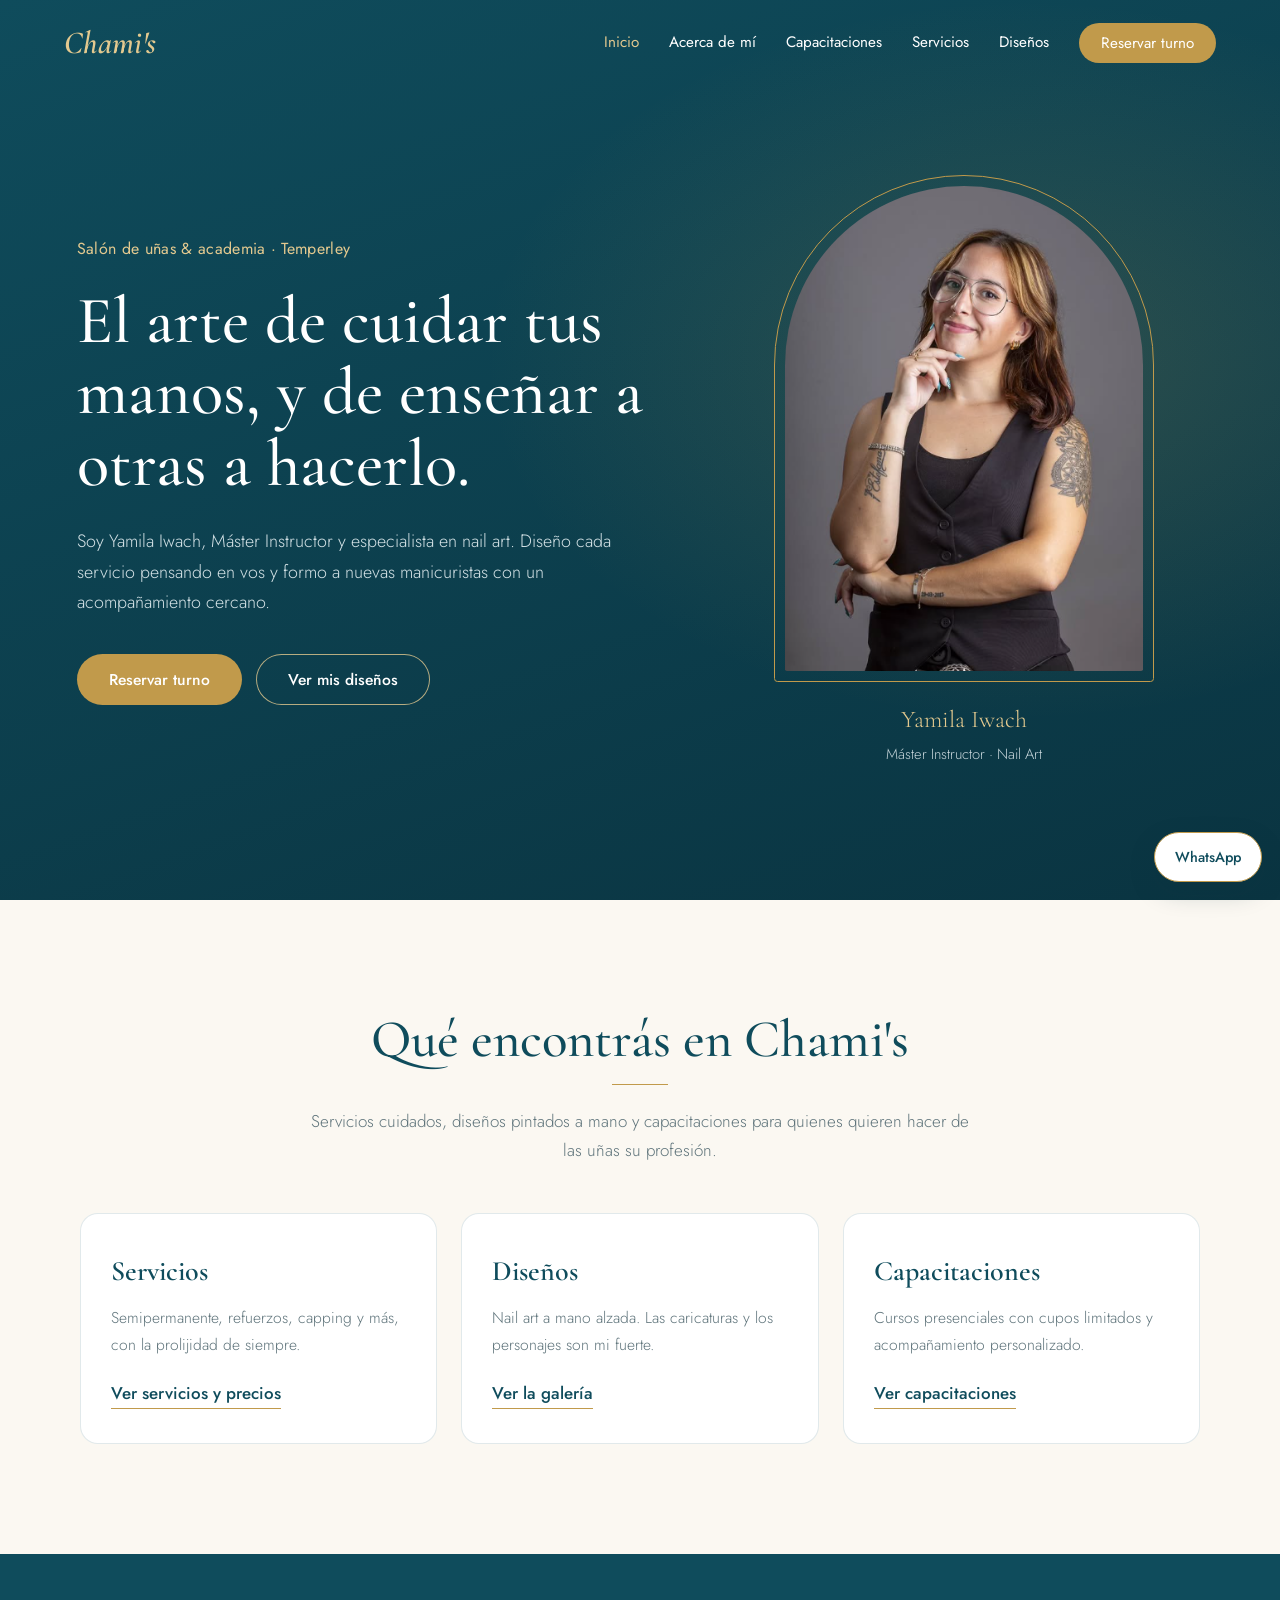
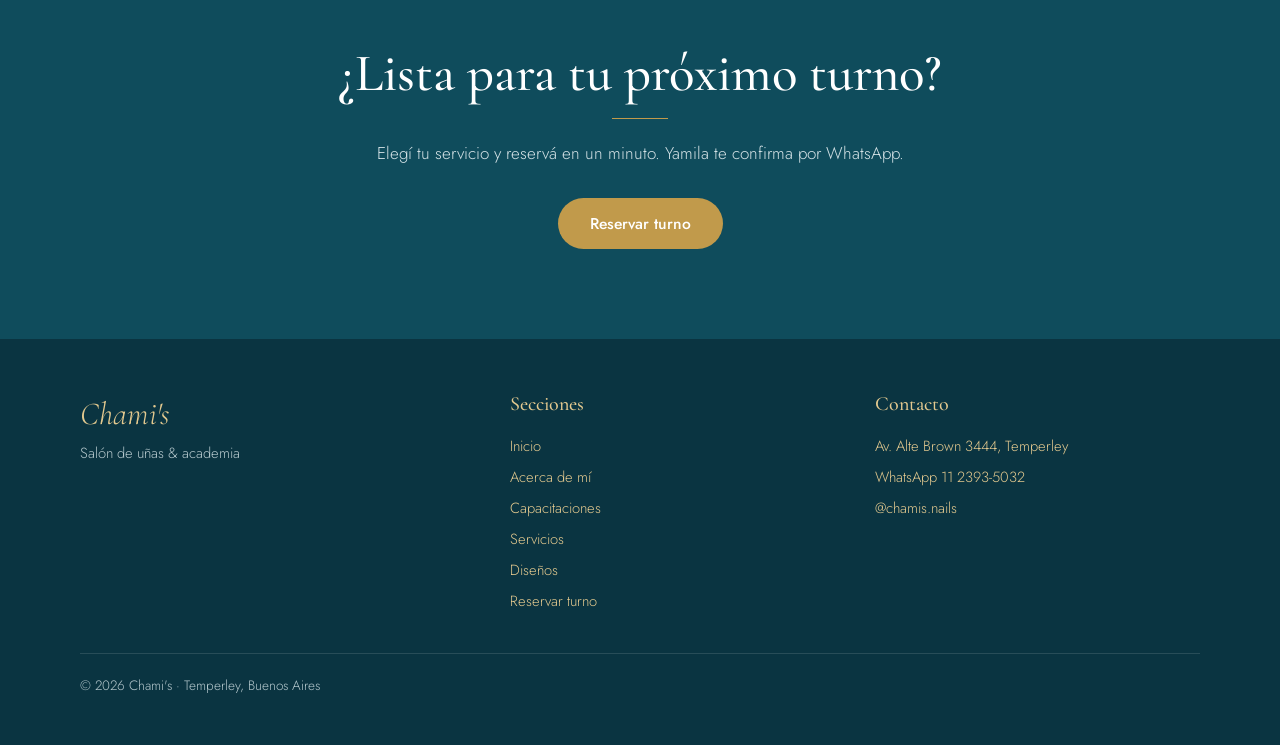
<file: index.html>
<!DOCTYPE html>
<html lang="es">
<head>
  <meta charset="UTF-8">
  <meta name="viewport" content="width=device-width, initial-scale=1">
  <title>Inicio | Chami's, salón de uñas y academia en Temperley</title>
  <meta name="description" content="Salón de uñas y academia en Temperley. Manicuría, nail art y capacitaciones con Yamila Iwach, Máster Instructor.">
  <link rel="preconnect" href="https://fonts.googleapis.com">
  <link rel="preconnect" href="https://fonts.gstatic.com" crossorigin>
  <link href="https://fonts.googleapis.com/css2?family=Cormorant+Garamond:ital,wght@0,500;0,600;0,700;1,500;1,600&family=Jost:wght@300;400;500&display=swap" rel="stylesheet">
  <link rel="stylesheet" href="styles.css">
</head>
<body>
<div id="site-header"></div>
<main>
  <section class="hero" id="inicio">
    <div class="hero-text">
      <p class="kicker">Salón de uñas &amp; academia · Temperley</p>
      <h1>El arte de cuidar tus manos, y de enseñar a otras a hacerlo.</h1>
      <p class="lead">Soy Yamila Iwach, Máster Instructor y especialista en nail art. Diseño cada servicio pensando en vos y formo a nuevas manicuristas con un acompañamiento cercano.</p>
      <div class="actions">
        <a href="turnos.html" class="btn">Reservar turno</a>
        <a href="disenos.html" class="btn btn-ghost">Ver mis diseños</a>
      </div>
    </div>
    <figure class="hero-photo">
      <div class="arch"><img src="./img/Yamila.png" alt="Yamila Iwach, Máster Instructor y nail artist"></div>
      <figcaption>Yamila Iwach<span>Máster Instructor · Nail Art</span></figcaption>
    </figure>
  </section>

  <section class="section">
    <div class="wrap center">
      <h2>Qué encontrás en Chami's</h2>
      <p class="sub">Servicios cuidados, diseños pintados a mano y capacitaciones para quienes quieren hacer de las uñas su profesión.</p>
      <div class="cards3" style="text-align:left">
        <a class="card" href="servicios.html"><h3>Servicios</h3><p>Semipermanente, refuerzos, capping y más, con la prolijidad de siempre.</p><span>Ver servicios y precios</span></a>
        <a class="card" href="disenos.html"><h3>Diseños</h3><p>Nail art a mano alzada. Las caricaturas y los personajes son mi fuerte.</p><span>Ver la galería</span></a>
        <a class="card" href="capacitaciones.html"><h3>Capacitaciones</h3><p>Cursos presenciales con cupos limitados y acompañamiento personalizado.</p><span>Ver capacitaciones</span></a>
      </div>
    </div>
  </section>

  <section class="cta">
    <h2>¿Lista para tu próximo turno?</h2>
    <p>Elegí tu servicio y reservá en un minuto. Yamila te confirma por WhatsApp.</p>
    <a class="btn" href="turnos.html">Reservar turno</a>
  </section>
</main>
<div id="site-footer"></div>
<script src="script.js"></script>
</body>
</html>
</file>
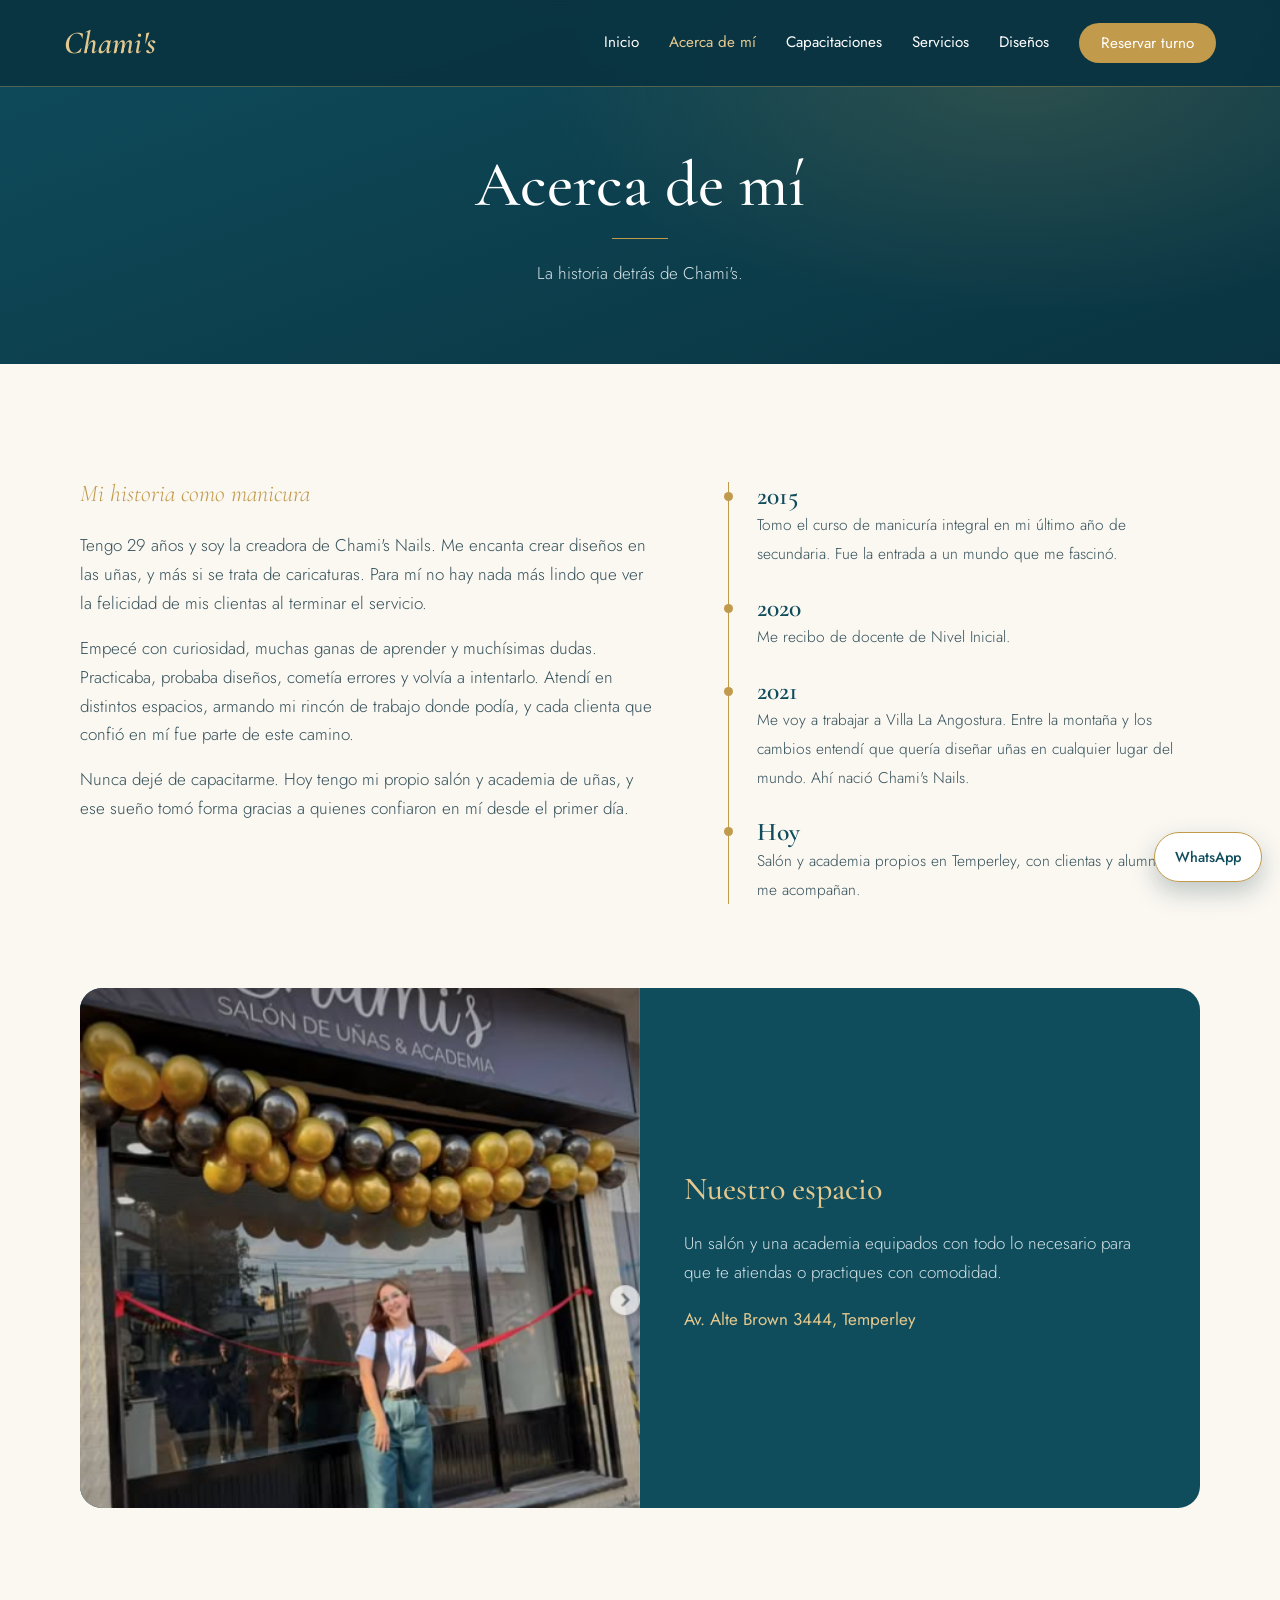
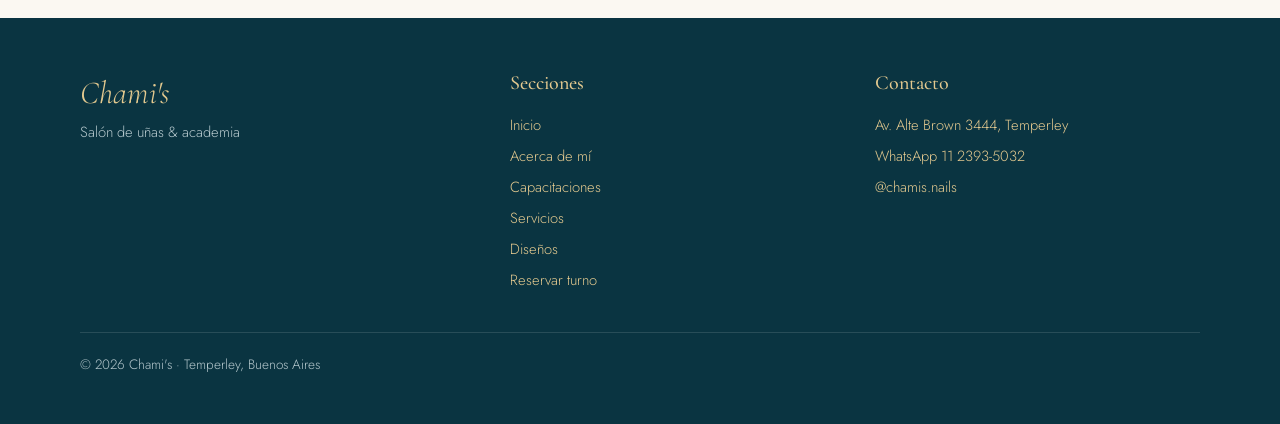
<file: acerca.html>
<!DOCTYPE html>
<html lang="es">
<head>
  <meta charset="UTF-8">
  <meta name="viewport" content="width=device-width, initial-scale=1">
  <title>Acerca de mí | Chami's, salón de uñas y academia en Temperley</title>
  <meta name="description" content="La historia de Yamila Iwach, Máster Instructor y creadora de Chami's Nails.">
  <link rel="preconnect" href="https://fonts.googleapis.com">
  <link rel="preconnect" href="https://fonts.gstatic.com" crossorigin>
  <link href="https://fonts.googleapis.com/css2?family=Cormorant+Garamond:ital,wght@0,500;0,600;0,700;1,500;1,600&family=Jost:wght@300;400;500&display=swap" rel="stylesheet">
  <link rel="stylesheet" href="styles.css">
</head>
<body class="inner">
<div id="site-header"></div>
<main>
  <section class="page-hero">
    <h1>Acerca de mí</h1>
    <p>La historia detrás de Chami's.</p>
  </section>
  <section class="section">
    <div class="wrap">
      <div class="about">
        <div class="about-text">
          <p class="name" style="margin-top:0">Mi historia como manicura</p>
          <p>Tengo 29 años y soy la creadora de Chami's Nails. Me encanta crear diseños en las uñas, y más si se trata de caricaturas. Para mí no hay nada más lindo que ver la felicidad de mis clientas al terminar el servicio.</p>
          <p>Empecé con curiosidad, muchas ganas de aprender y muchísimas dudas. Practicaba, probaba diseños, cometía errores y volvía a intentarlo. Atendí en distintos espacios, armando mi rincón de trabajo donde podía, y cada clienta que confió en mí fue parte de este camino.</p>
          <p>Nunca dejé de capacitarme. Hoy tengo mi propio salón y academia de uñas, y ese sueño tomó forma gracias a quienes confiaron en mí desde el primer día.</p>
        </div>
        <ol class="timeline">
          <li><b>2015</b><span>Tomo el curso de manicuría integral en mi último año de secundaria. Fue la entrada a un mundo que me fascinó.</span></li>
          <li><b>2020</b><span>Me recibo de docente de Nivel Inicial.</span></li>
          <li><b>2021</b><span>Me voy a trabajar a Villa La Angostura. Entre la montaña y los cambios entendí que quería diseñar uñas en cualquier lugar del mundo. Ahí nació Chami's Nails.</span></li>
          <li><b>Hoy</b><span>Salón y academia propios en Temperley, con clientas y alumnas que me acompañan.</span></li>
        </ol>
      </div>
      <figure class="salon">
        <img src="./img/Salon.png" alt="Entrada del salón Chami's, Salón de uñas y academia, en Temperley">
        <figcaption>
          <h3>Nuestro espacio</h3>
          <p>Un salón y una academia equipados con todo lo necesario para que te atiendas o practiques con comodidad.</p>
          <p class="addr">Av. Alte Brown 3444, Temperley</p>
        </figcaption>
      </figure>
    </div>
  </section>
</main>
<div id="site-footer"></div>
<script src="script.js"></script>
</body>
</html>
</file>
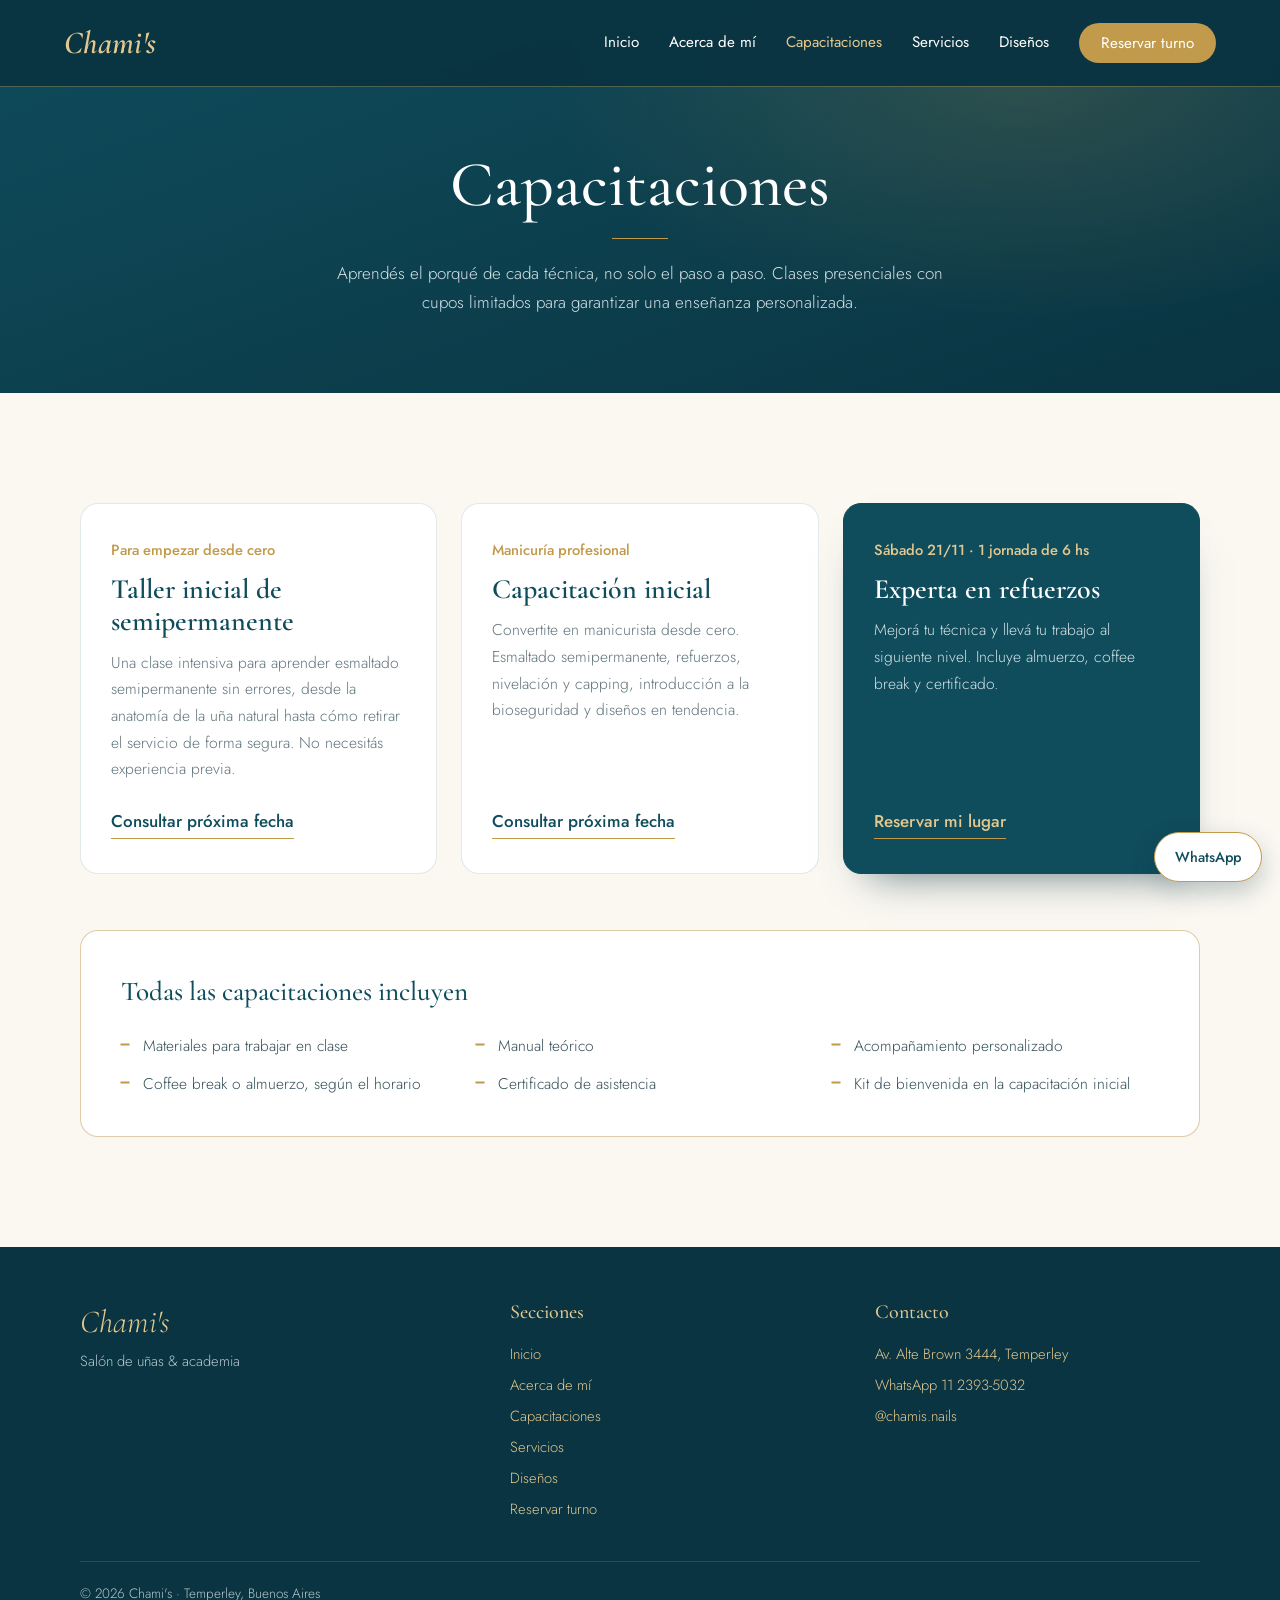
<file: capacitaciones.html>
<!DOCTYPE html>
<html lang="es">
<head>
  <meta charset="UTF-8">
  <meta name="viewport" content="width=device-width, initial-scale=1">
  <title>Capacitaciones | Chami's, salón de uñas y academia en Temperley</title>
  <meta name="description" content="Cursos presenciales de manicuría en Temperley: taller de semipermanente, capacitación inicial y experta en refuerzos.">
  <link rel="preconnect" href="https://fonts.googleapis.com">
  <link rel="preconnect" href="https://fonts.gstatic.com" crossorigin>
  <link href="https://fonts.googleapis.com/css2?family=Cormorant+Garamond:ital,wght@0,500;0,600;0,700;1,500;1,600&family=Jost:wght@300;400;500&display=swap" rel="stylesheet">
  <link rel="stylesheet" href="styles.css">
</head>
<body class="inner">
<div id="site-header"></div>
<main>
  <section class="page-hero">
    <h1>Capacitaciones</h1>
    <p>Aprendés el porqué de cada técnica, no solo el paso a paso. Clases presenciales con cupos limitados para garantizar una enseñanza personalizada.</p>
  </section>
  <section class="section">
    <div class="wrap">
      <div class="courses">
        <article class="course">
          <p class="meta">Para empezar desde cero</p>
          <h3>Taller inicial de semipermanente</h3>
          <p>Una clase intensiva para aprender esmaltado semipermanente sin errores, desde la anatomía de la uña natural hasta cómo retirar el servicio de forma segura. No necesitás experiencia previa.</p>
          <a class="link" href="turnos.html?servicio=Curso%3A%20Taller%20inicial%20de%20semipermanente">Consultar próxima fecha</a>
        </article>
        <article class="course">
          <p class="meta">Manicuría profesional</p>
          <h3>Capacitación inicial</h3>
          <p>Convertite en manicurista desde cero. Esmaltado semipermanente, refuerzos, nivelación y capping, introducción a la bioseguridad y diseños en tendencia.</p>
          <a class="link" href="turnos.html?servicio=Curso%3A%20Manicur%C3%ADa%20profesional">Consultar próxima fecha</a>
        </article>
        <article class="course featured">
          <p class="meta">Sábado 21/11 · 1 jornada de 6 hs</p>
          <h3>Experta en refuerzos</h3>
          <p>Mejorá tu técnica y llevá tu trabajo al siguiente nivel. Incluye almuerzo, coffee break y certificado.</p>
          <a class="link" href="turnos.html?servicio=Curso%3A%20Experta%20en%20refuerzos">Reservar mi lugar</a>
        </article>
      </div>
      <div class="includes">
        <h3>Todas las capacitaciones incluyen</h3>
        <ul>
          <li>Materiales para trabajar en clase</li>
          <li>Manual teórico</li>
          <li>Acompañamiento personalizado</li>
          <li>Coffee break o almuerzo, según el horario</li>
          <li>Certificado de asistencia</li>
          <li>Kit de bienvenida en la capacitación inicial</li>
        </ul>
      </div>
    </div>
  </section>
</main>
<div id="site-footer"></div>
<script src="script.js"></script>
</body>
</html>
</file>
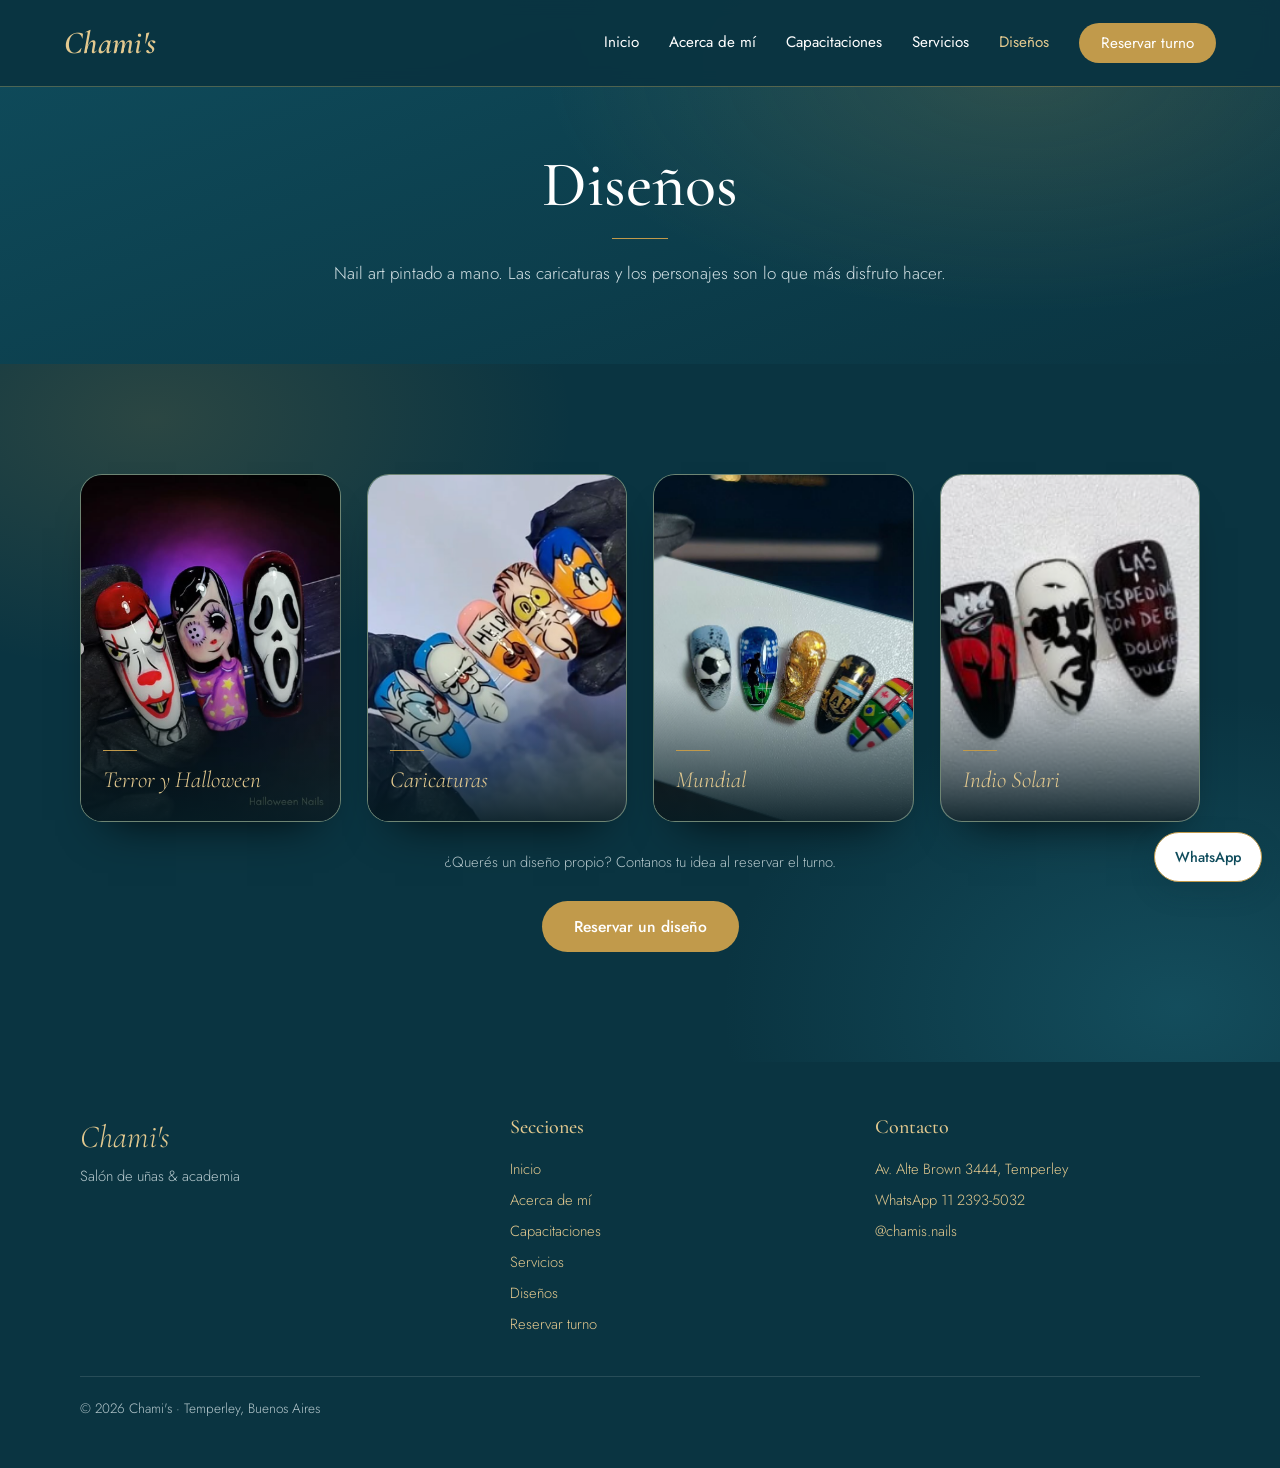
<file: disenos.html>
<!DOCTYPE html>
<html lang="es">
<head>
  <meta charset="UTF-8">
  <meta name="viewport" content="width=device-width, initial-scale=1">
  <title>Diseños | Chami's, salón de uñas y academia en Temperley</title>
  <meta name="description" content="Galería de nail art de Chami's: caricaturas, personajes y diseños pintados a mano.">
  <link rel="preconnect" href="https://fonts.googleapis.com">
  <link rel="preconnect" href="https://fonts.gstatic.com" crossorigin>
  <link href="https://fonts.googleapis.com/css2?family=Cormorant+Garamond:ital,wght@0,500;0,600;0,700;1,500;1,600&family=Jost:wght@300;400;500&display=swap" rel="stylesheet">
  <link rel="stylesheet" href="styles.css">
</head>
<body class="inner">
<div id="site-header"></div>
<main>
  <section class="page-hero">
    <h1>Diseños</h1>
    <p>Nail art pintado a mano. Las caricaturas y los personajes son lo que más disfruto hacer.</p>
  </section>
  <section class="section gallery-section">
    <div class="wrap">
      <div class="gallery">
        <figure><img src="./img/disenos/Screenshot 2026-11-12 094231.png" alt="Uñas de Halloween con personajes de terror" loading="lazy"><figcaption>Terror y Halloween</figcaption></figure>
        <figure><img src="./img/disenos/Screenshot 2026-11-12 094309.png" alt="Uñas con personajes de dibujos animados" loading="lazy"><figcaption>Caricaturas</figcaption></figure>
        <figure><img src="./img/disenos/Screenshot 2026-11-12 094324.png" alt="Uñas temáticas del Mundial de fútbol" loading="lazy"><figcaption>Mundial</figcaption></figure>
        <figure><img src="./img/disenos/Screenshot 2026-11-12 094331.png" alt="Uñas pintadas a mano alzada en negro y blanco" loading="lazy"><figcaption>Indio Solari</figcaption></figure>
      </div>
      <p class="note">¿Querés un diseño propio? Contanos tu idea al reservar el turno.</p>
      <p class="center" style="margin-top:26px"><a class="btn" href="turnos.html?servicio=Dise%C3%B1os%20y%20nail%20art">Reservar un diseño</a></p>
    </div>
  </section>
</main>
<div id="site-footer"></div>
<script src="script.js"></script>
</body>
</html>
</file>
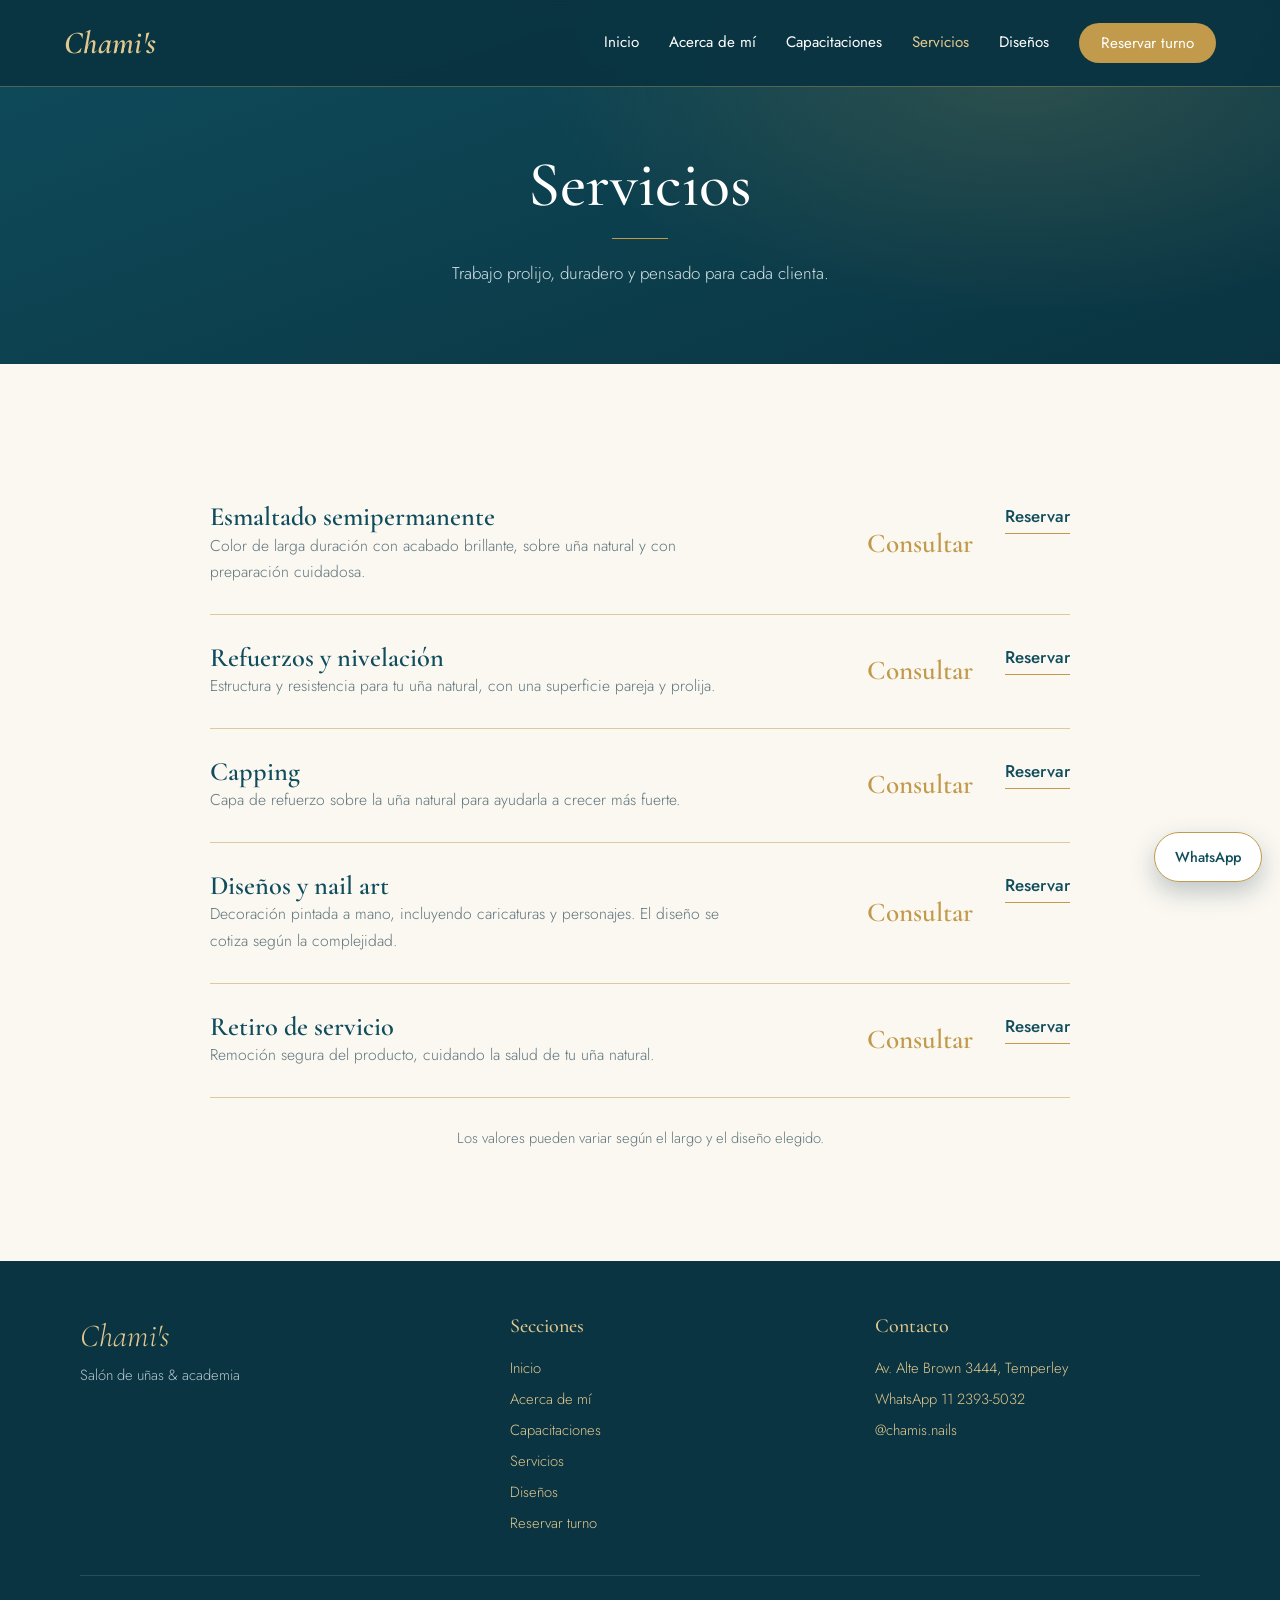
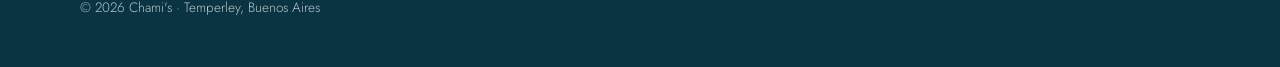
<file: servicios.html>
<!DOCTYPE html>
<html lang="es">
<head>
  <meta charset="UTF-8">
  <meta name="viewport" content="width=device-width, initial-scale=1">
  <title>Servicios | Chami's, salón de uñas y academia en Temperley</title>
  <meta name="description" content="Servicios de manicuría en Temperley: semipermanente, refuerzos, capping, nail art y retiro de servicio.">
  <link rel="preconnect" href="https://fonts.googleapis.com">
  <link rel="preconnect" href="https://fonts.gstatic.com" crossorigin>
  <link href="https://fonts.googleapis.com/css2?family=Cormorant+Garamond:ital,wght@0,500;0,600;0,700;1,500;1,600&family=Jost:wght@300;400;500&display=swap" rel="stylesheet">
  <link rel="stylesheet" href="styles.css">
</head>
<body class="inner">
<div id="site-header"></div>
<main>
  <section class="page-hero">
    <h1>Servicios</h1>
    <p>Trabajo prolijo, duradero y pensado para cada clienta.</p>
  </section>
  <section class="section">
    <div class="wrap">
      <div class="services" id="services-list"></div>
      <p class="note">Los valores pueden variar según el largo y el diseño elegido.</p>
    </div>
  </section>
</main>
<div id="site-footer"></div>
<script src="services-data.js"></script>
<script src="script.js"></script>
</body>
</html>
</file>
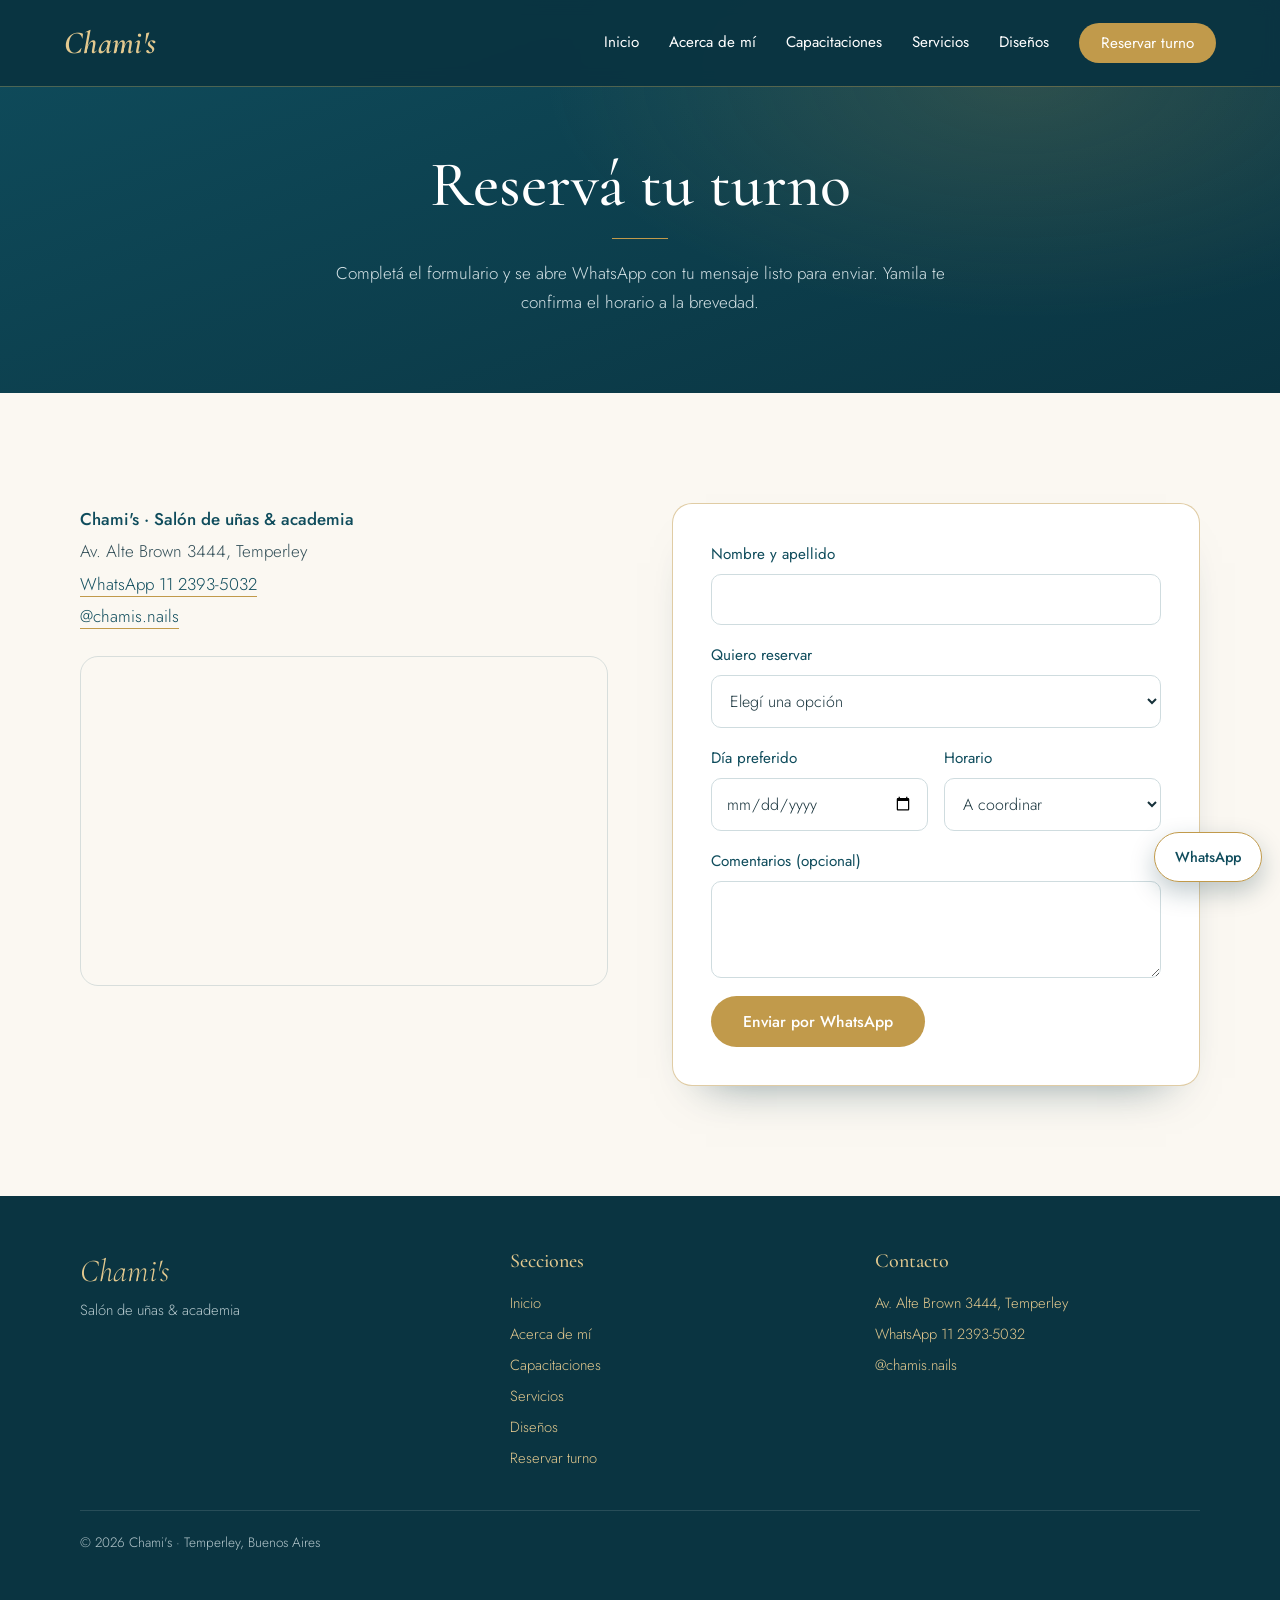
<file: turnos.html>
<!DOCTYPE html>
<html lang="es">
<head>
  <meta charset="UTF-8">
  <meta name="viewport" content="width=device-width, initial-scale=1">
  <title>Reservar turno | Chami's, salón de uñas y academia en Temperley</title>
  <meta name="description" content="Reservá tu turno de uñas o tu lugar en una capacitación en Chami's, Temperley.">
  <link rel="preconnect" href="https://fonts.googleapis.com">
  <link rel="preconnect" href="https://fonts.gstatic.com" crossorigin>
  <link href="https://fonts.googleapis.com/css2?family=Cormorant+Garamond:ital,wght@0,500;0,600;0,700;1,500;1,600&family=Jost:wght@300;400;500&display=swap" rel="stylesheet">
  <link rel="stylesheet" href="styles.css">
</head>
<body class="inner">
<div id="site-header"></div>
<main>
  <section class="page-hero">
    <h1>Reservá tu turno</h1>
    <p>Completá el formulario y se abre WhatsApp con tu mensaje listo para enviar. Yamila te confirma el horario a la brevedad.</p>
  </section>
  <section class="section">
    <div class="wrap booking">
      <div>
        <address>
          <strong>Chami's · Salón de uñas &amp; academia</strong><br>
          Av. Alte Brown 3444, Temperley<br>
          <a href="https://wa.me/5491123935032" target="_blank" rel="noopener">WhatsApp 11 2393-5032</a><br>
          <a href="https://www.instagram.com/chamis.nails/" target="_blank" rel="noopener">@chamis.nails</a>
        </address>
        <div class="map-wrap">
          <iframe title="Mapa del salón" loading="lazy" src="https://www.google.com/maps?q=Av.+Alte+Brown+3444,+Temperley&output=embed"></iframe>
        </div>
      </div>
      <form id="form" novalidate>
        <label>Nombre y apellido
          <input type="text" id="nombre" required autocomplete="name">
        </label>
        <label>Quiero reservar
          <select id="servicio" required>
            <option value="">Elegí una opción</option>
            <optgroup label="Turnos de uñas"></optgroup>
            <optgroup label="Capacitaciones">
              <option>Curso: Taller inicial de semipermanente</option>
              <option>Curso: Manicuría profesional</option>
              <option>Curso: Experta en refuerzos</option>
            </optgroup>
          </select>
        </label>
        <div class="row" id="fechaHora">
          <label>Día preferido
            <input type="date" id="fecha">
          </label>
          <label>Horario
            <select id="hora">
              <option value="">A coordinar</option>
              <option>Mañana</option><option>Tarde</option>
            </select>
          </label>
        </div>
        <label>Comentarios (opcional)
          <textarea id="msg" rows="3"></textarea>
        </label>
        <p class="error" id="error" role="alert" hidden>Completá tu nombre y elegí qué querés reservar.</p>
        <button type="submit" class="btn">Enviar por WhatsApp</button>
      </form>
    </div>
  </section>
</main>
<div id="site-footer"></div>
<script src="services-data.js"></script>
<script src="script.js"></script>
</body>
</html>
</file>
<file: styles.css>
:root{
  --blue:#0f4c5c;        /* azul petróleo de la pared del salón */
  --blue-deep:#0a3441;
  --blue-soft:#e6eef0;
  --gold:#c19a4b;        /* dorado del cartel */
  --gold-light:#e3c98f;
  --cream:#fbf8f2;
  --ink:#16313a;
  --muted:#5f747b;
  --serif:'Cormorant Garamond',Georgia,serif;
  --sans:'Jost',system-ui,sans-serif;
}
*{box-sizing:border-box;margin:0;padding:0}
html{scroll-behavior:smooth;scroll-padding-top:72px}
body{font-family:var(--sans);color:var(--ink);background:var(--cream);line-height:1.7;font-size:17px;font-weight:300}
a{color:inherit}
img{max-width:100%;display:block}
:focus-visible{outline:2px solid var(--gold);outline-offset:3px}

/* Nav */
.nav{position:fixed;inset:0 0 auto 0;z-index:50;display:flex;align-items:center;justify-content:space-between;padding:16px 5vw;transition:background .3s,box-shadow .3s}
.nav.solid{background:rgba(10,52,65,.96);backdrop-filter:blur(8px);box-shadow:0 1px 0 rgba(193,154,75,.35)}
.brand{font-family:var(--serif);font-size:2rem;font-weight:600;font-style:italic;text-decoration:none;color:var(--gold-light);letter-spacing:.01em}
.nav nav{display:flex;align-items:center;gap:30px}
.nav nav a{color:#fff;text-decoration:none;font-size:.95rem;font-weight:400}
.nav nav a:not(.btn):hover{color:var(--gold-light)}
.burger{display:none;background:none;border:0;width:40px;height:40px;cursor:pointer;position:relative}
.burger i{position:absolute;left:8px;right:8px;height:1.5px;background:#fff;transition:transform .25s}
.burger i:first-child{top:15px}.burger i:last-child{top:23px}
.burger[aria-expanded="true"] i:first-child{transform:translateY(4px) rotate(45deg)}
.burger[aria-expanded="true"] i:last-child{transform:translateY(-4px) rotate(-45deg)}

/* Buttons */
.btn{display:inline-block;background:var(--gold);color:#fff;font:500 .98rem var(--sans);padding:14px 32px;border-radius:999px;border:0;text-decoration:none;cursor:pointer;transition:background .2s,transform .2s}
.btn:hover{background:#ad8838;transform:translateY(-2px)}
.btn-sm{padding:9px 22px;font-size:.9rem}
.btn-ghost{background:transparent;color:#fff;box-shadow:inset 0 0 0 1px rgba(227,201,143,.8)}
.btn-ghost:hover{background:rgba(227,201,143,.12)}

/* Hero */
.hero{min-height:100vh;background:radial-gradient(900px 600px at 80% 40%,rgba(193,154,75,.18),transparent 60%),linear-gradient(160deg,var(--blue) 0%,var(--blue-deep) 100%);color:#fff;display:grid;grid-template-columns:1.1fr .9fr;align-items:center;gap:5vw;padding:120px 6vw 80px}
.kicker{color:var(--gold-light);font-size:1rem;margin-bottom:22px;font-weight:400;letter-spacing:.02em}
.hero h1{font-family:var(--serif);font-weight:500;font-size:clamp(2.5rem,5.2vw,4.6rem);line-height:1.08;max-width:15em}
.lead{max-width:33em;margin:26px 0 36px;font-size:1.12rem;color:#d4e2e6}
.actions{display:flex;flex-wrap:wrap;gap:14px}

.hero-photo{display:flex;flex-direction:column;align-items:center;gap:18px}
.arch{width:min(100%,380px);aspect-ratio:3/4;border-radius:999px 999px 18px 18px;overflow:hidden;padding:10px;border:1px solid var(--gold);animation:fade 1s ease both}
.arch img{width:100%;height:100%;object-fit:cover;object-position:center 20%;border-radius:999px 999px 10px 10px}
@keyframes fade{from{opacity:0;transform:translateY(16px)}to{opacity:1;transform:none}}
.hero-photo figcaption{text-align:center;font-family:var(--serif);font-size:1.5rem;color:var(--gold-light)}
.hero-photo figcaption span{display:block;font:300 .92rem var(--sans);color:#c3d3d8;margin-top:2px}

/* Sections */
.section{padding:110px 6vw}
.section.tinted{background:var(--blue-soft)}
.wrap{max-width:1120px;margin:0 auto}
h2{font-family:var(--serif);font-weight:500;font-size:clamp(2.2rem,4.2vw,3.3rem);line-height:1.1;color:var(--blue);margin-bottom:14px}
h2::after{content:"";display:block;width:56px;height:1px;background:var(--gold);margin-top:16px}
.sub{max-width:40em;color:var(--muted);margin:22px 0 48px}
.sub.left{margin-bottom:28px}

/* About */
.about{display:grid;grid-template-columns:1.1fr .9fr;gap:70px;align-items:start}
.name{font-family:var(--serif);font-style:italic;font-size:1.5rem;color:var(--gold);margin:22px 0 16px}
.about-text p:not(.name){margin-bottom:16px;max-width:36em;color:#334f58}
.timeline{list-style:none;border-left:1px solid var(--gold);padding-left:28px;display:grid;gap:26px;margin-top:8px}
.timeline li{position:relative}
.timeline li::before{content:"";position:absolute;left:-33px;top:.55em;width:9px;height:9px;border-radius:50%;background:var(--gold)}
.timeline b{font-family:var(--serif);font-size:1.6rem;font-weight:600;color:var(--blue);display:block;line-height:1.1}
.timeline span{color:#334f58;font-size:.97rem}

.salon{margin-top:84px;display:grid;grid-template-columns:1fr 1fr;border-radius:22px;overflow:hidden;background:var(--blue);color:#fff}
.salon img{width:100%;height:100%;max-height:520px;object-fit:cover;object-position:center 30%}
.salon figcaption{padding:48px 44px;align-self:center}
.salon h3{font-family:var(--serif);font-weight:500;font-size:2rem;color:var(--gold-light);margin-bottom:12px}
.salon p{color:#d4e2e6}
.salon .addr{margin-top:18px;color:var(--gold-light);font-weight:400}

/* Courses */
.courses{display:grid;grid-template-columns:repeat(3,1fr);gap:24px}
.course{background:#fff;border-radius:18px;padding:34px 30px;display:flex;flex-direction:column;border:1px solid rgba(15,76,92,.12)}
.course.featured{background:var(--blue);color:#fff;border-color:var(--blue);box-shadow:0 24px 40px -26px rgba(10,52,65,.7)}
.meta{font-weight:500;color:var(--gold);font-size:.92rem;margin-bottom:10px}
.course.featured .meta{color:var(--gold-light)}
.course h3{font-family:var(--serif);font-weight:600;font-size:1.75rem;line-height:1.15;margin-bottom:12px;color:var(--blue)}
.course.featured h3{color:#fff}
.course p:not(.meta){color:var(--muted);flex:1;font-size:.98rem}
.course.featured p:not(.meta){color:#d4e2e6}
.link{margin-top:24px;font-weight:500;text-decoration:none;border-bottom:1px solid var(--gold);align-self:flex-start;padding-bottom:2px;color:var(--blue)}
.course.featured .link{color:var(--gold-light)}
.link:hover{border-color:var(--blue)}
.includes{margin-top:56px;padding:38px 40px;border-radius:18px;background:#fff;border:1px solid rgba(193,154,75,.5)}
.includes h3{font-family:var(--serif);font-weight:500;font-size:1.7rem;color:var(--blue);margin-bottom:18px}
.includes ul{list-style:none;display:grid;grid-template-columns:repeat(3,1fr);gap:12px 28px}
.includes li{padding-left:22px;position:relative;color:#334f58;font-size:.97rem}
.includes li::before{content:"";position:absolute;left:0;top:.7em;width:8px;height:1px;background:var(--gold);box-shadow:0 0 0 .5px var(--gold)}

/* Booking */
.booking{display:grid;grid-template-columns:1fr 1fr;gap:64px;align-items:start}
address{font-style:normal;margin-bottom:24px;line-height:1.9;color:#334f58}
address strong{color:var(--blue);font-weight:500}
address a{color:var(--blue);border-bottom:1px solid var(--gold);text-decoration:none}
.map-wrap{border-radius:18px;overflow:hidden;aspect-ratio:16/10;border:1px solid rgba(15,76,92,.15)}
.map-wrap iframe{width:100%;height:100%;border:0}
form{background:#fff;padding:38px;border-radius:20px;border:1px solid rgba(193,154,75,.5);box-shadow:0 26px 46px -34px rgba(10,52,65,.6);display:grid;gap:18px}
label{display:grid;gap:6px;font-weight:400;font-size:.95rem;color:var(--blue)}
input,select,textarea{font:300 1rem var(--sans);padding:13px 14px;border:1px solid #cfdcdf;border-radius:10px;background:#fff;color:var(--ink);width:100%}
input:focus,select:focus,textarea:focus{border-color:var(--gold);outline:none;box-shadow:0 0 0 3px rgba(193,154,75,.2)}
.row{display:grid;grid-template-columns:1fr 1fr;gap:16px}
.row[hidden]{display:none}
.error{color:#a3321f;font-size:.92rem}
form .btn{justify-self:start}

/* Footer + floating WA */
.footer{background:var(--blue-deep);color:#b5c8cd;text-align:center;padding:48px 5vw;font-size:.92rem;display:grid;gap:6px}
.brand-f{font-family:var(--serif);font-style:italic;font-size:2rem;color:var(--gold-light)}
.footer a{color:var(--gold-light)}
.wa-float{position:fixed;right:18px;bottom:18px;z-index:40;background:#fff;color:var(--blue);font-weight:500;font-size:.9rem;padding:12px 20px;border-radius:999px;text-decoration:none;border:1px solid var(--gold);box-shadow:0 10px 24px rgba(10,52,65,.25)}
.wa-float:hover{background:var(--gold-light)}

@media (prefers-reduced-motion:reduce){*{animation:none!important;transition:none!important;scroll-behavior:auto!important}}

/* Responsive */
@media (max-width:900px){
  .hero{grid-template-columns:1fr;padding-top:110px;gap:48px}
  .hero-photo{order:-1}
  .arch{width:min(70vw,300px)}
  .about,.courses,.includes ul,.booking,.salon{grid-template-columns:1fr}
  .about{gap:44px}
  .salon figcaption{padding:32px 26px}
  .booking{gap:40px}
  .section{padding:80px 6vw}
}
@media (max-width:760px){
  .burger{display:block}
  .nav nav{position:fixed;inset:68px 0 auto 0;background:var(--blue-deep);flex-direction:column;align-items:stretch;gap:0;padding:12px 6vw 24px;transform:translateY(-130%);transition:transform .3s}
  .nav nav.open{transform:none}
  .nav nav a{padding:14px 0;border-bottom:1px solid rgba(255,255,255,.1)}
  .nav nav .btn{margin-top:16px;text-align:center;border:0}
  .row{grid-template-columns:1fr}
  form{padding:26px 20px}
  .includes{padding:28px 24px}
}

/* ===== Multipágina ===== */
.nav nav a[aria-current]{color:var(--gold-light)}
.page-hero{background:radial-gradient(800px 400px at 80% 20%,rgba(193,154,75,.18),transparent 60%),linear-gradient(160deg,var(--blue) 0%,var(--blue-deep) 100%);color:#fff;text-align:center;padding:150px 6vw 76px}
.page-hero h1{font-family:var(--serif);font-weight:500;font-size:clamp(2.4rem,5vw,4rem);line-height:1.1}
.page-hero h1::after{content:"";display:block;width:56px;height:1px;background:var(--gold);margin:18px auto 0}
.page-hero p{max-width:36em;margin:20px auto 0;color:#d4e2e6}
.center{text-align:center}
.center h2::after{margin-left:auto;margin-right:auto}
.center .sub{margin-left:auto;margin-right:auto}

/* Inicio: accesos y franja de diseños */
.cards3{display:grid;grid-template-columns:repeat(3,1fr);gap:24px}
.card{background:#fff;border:1px solid rgba(15,76,92,.12);border-radius:18px;padding:34px 30px;display:flex;flex-direction:column;text-decoration:none}
.card h3{font-family:var(--serif);font-weight:600;font-size:1.75rem;color:var(--blue);margin-bottom:10px}
.card p{color:var(--muted);flex:1;font-size:.98rem}
.card span{margin-top:20px;color:var(--blue);font-weight:500;border-bottom:1px solid var(--gold);align-self:flex-start}
.card:hover{box-shadow:0 22px 40px -30px rgba(10,52,65,.7)}
.strip{display:grid;grid-template-columns:repeat(4,1fr);gap:14px;margin-top:40px}
.strip img{width:100%;aspect-ratio:3/4;object-fit:cover;border-radius:14px}
.cta{background:var(--blue);color:#fff;text-align:center;padding:90px 6vw}
.cta h2{color:#fff}
.cta h2::after{margin-left:auto;margin-right:auto}
.cta p{color:#d4e2e6;max-width:34em;margin:20px auto 30px}

/* Servicios */
.services{display:grid;gap:0;max-width:860px;margin:0 auto}
.service{display:grid;grid-template-columns:1fr auto auto;gap:8px 32px;align-items:center;padding:28px 0;border-bottom:1px solid rgba(193,154,75,.5)}
.service h3{font-family:var(--serif);font-weight:600;font-size:1.65rem;color:var(--blue);line-height:1.15}
.service p{color:var(--muted);font-size:.98rem;max-width:34em}
.price{font-family:var(--serif);font-size:1.7rem;font-weight:600;color:var(--gold)}
.service .link{margin:0;white-space:nowrap}
.note{text-align:center;color:var(--muted);font-size:.92rem;margin-top:28px}

/* Diseños */
.lightbox{position:fixed;inset:0;z-index:90;background:rgba(6,28,36,.92);display:grid;place-items:center;padding:4vw;cursor:zoom-out}
.lightbox[hidden]{display:none}
.lightbox img{max-width:100%;max-height:90vh;border-radius:12px}
.lightbox button{position:absolute;top:18px;right:24px;background:none;border:0;color:#fff;font-size:2.4rem;cursor:pointer;line-height:1}

/* Footer ampliado */
.footer{text-align:left;display:block}
.footer-grid{max-width:1120px;margin:0 auto;display:grid;grid-template-columns:1.2fr 1fr 1fr;gap:40px}
.footer h4{font-family:var(--serif);font-weight:500;font-size:1.25rem;color:var(--gold-light);margin-bottom:10px}
.footer a{display:block;text-decoration:none;padding:3px 0}
.footer a:hover{text-decoration:underline}
.copy{max-width:1120px;margin:36px auto 0;padding-top:20px;border-top:1px solid rgba(255,255,255,.12);font-size:.85rem}

@media (max-width:900px){
  .cards3,.footer-grid{grid-template-columns:1fr}
  .strip{grid-template-columns:repeat(2,1fr)}
  .service{grid-template-columns:1fr auto}
  .service .link{grid-column:1/-1}
  .page-hero{padding-top:130px}
}

/* ===== Galería de diseños (tarjetas iguales) ===== */
.gallery-section{background:radial-gradient(700px 420px at 12% 8%,rgba(193,154,75,.18),transparent 60%),radial-gradient(760px 520px at 92% 92%,rgba(40,130,150,.32),transparent 60%),var(--blue-deep);color:#fff}
.gallery-section .note{color:#b5c8cd}
.gallery{display:grid;grid-template-columns:repeat(auto-fill,minmax(250px,1fr));gap:26px}
.gallery figure{position:relative;margin:0;aspect-ratio:3/4;border-radius:22px;overflow:hidden;background:var(--blue);border:1px solid rgba(227,201,143,.45);box-shadow:0 26px 44px -28px rgba(0,0,0,.85);transition:transform .35s ease,box-shadow .35s ease,border-color .35s ease,opacity .6s ease}
.gallery figure:hover{transform:translateY(-8px);border-color:var(--gold-light);box-shadow:0 34px 50px -26px rgba(193,154,75,.45)}
.gallery img{position:absolute;inset:0;width:100%;height:100%;object-fit:cover;cursor:zoom-in;transition:transform .7s ease}
.gallery figure:hover img{transform:scale(1.07)}
.gallery figcaption{position:absolute;left:0;right:0;bottom:0;padding:70px 22px 20px;background:linear-gradient(to top,rgba(6,28,36,.92),rgba(6,28,36,0));font-family:var(--serif);font-size:1.45rem;font-style:italic;color:var(--gold-light);pointer-events:none}
.gallery figcaption::before{content:"";display:block;width:34px;height:1px;background:var(--gold);margin-bottom:10px}
.js .gallery figure{opacity:0;transform:translateY(26px)}
.js .gallery figure.in{opacity:1;transform:none}
.js .gallery figure.in:hover{transform:translateY(-8px)}

/* ===== Mapa en el footer ===== */
.footer-map{max-width:1120px;margin:40px auto 0;height:280px;border-radius:18px;overflow:hidden;border:1px solid rgba(227,201,143,.4)}
.footer-map iframe{width:100%;height:100%;border:0;display:block}
@media (max-width:900px){.footer-map{height:230px}}
</file>
